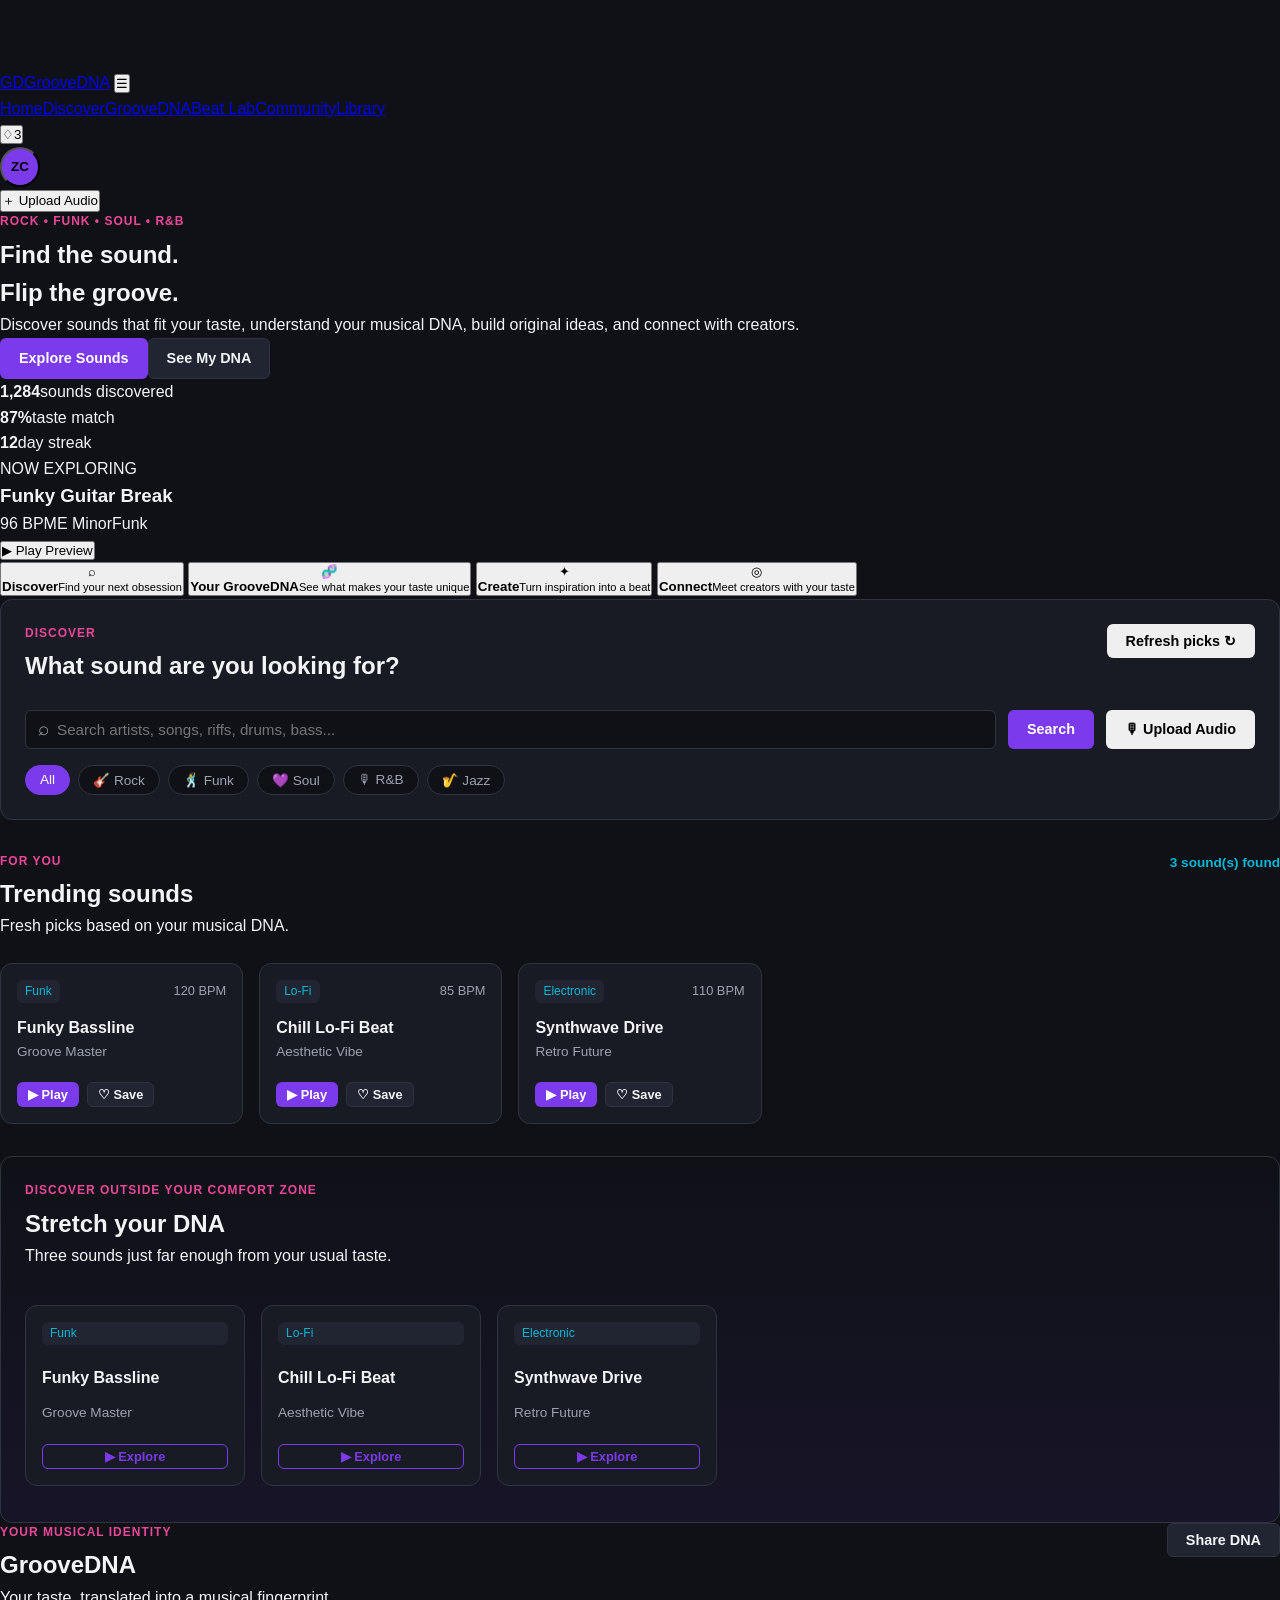
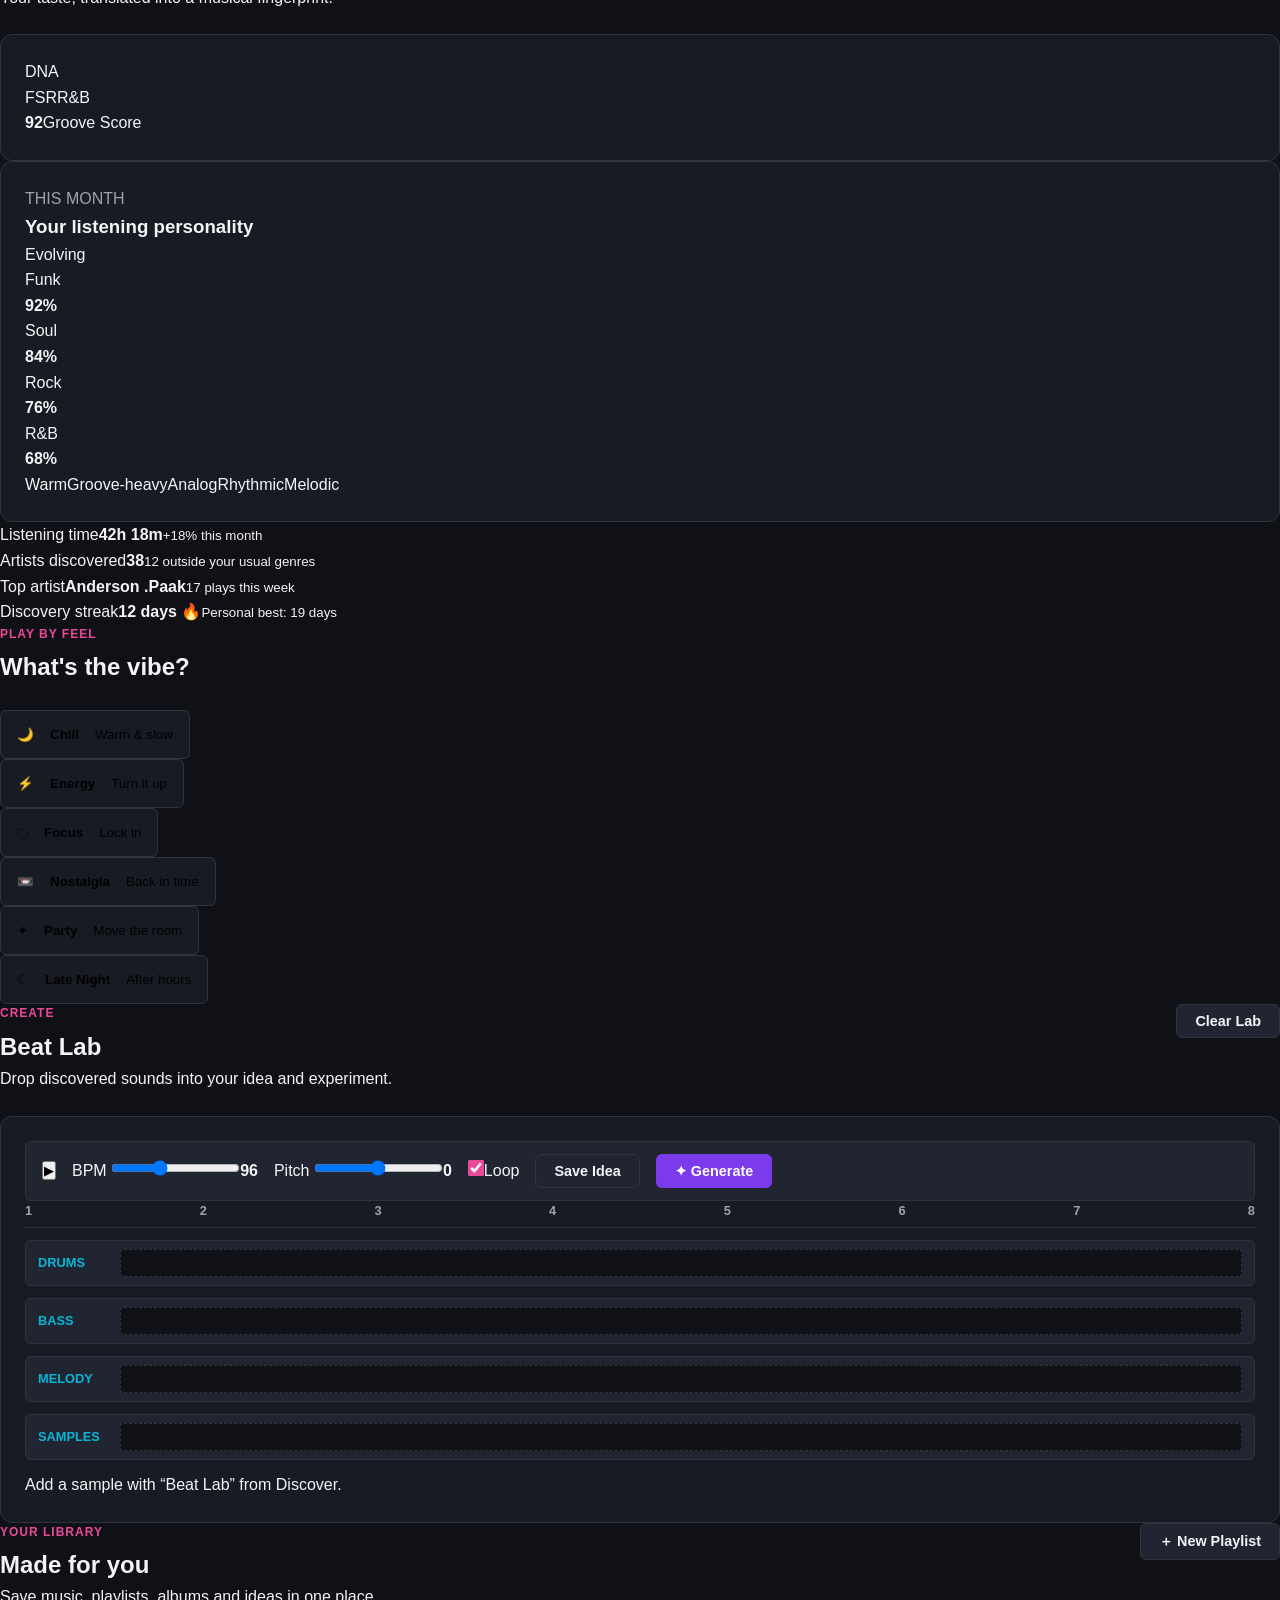
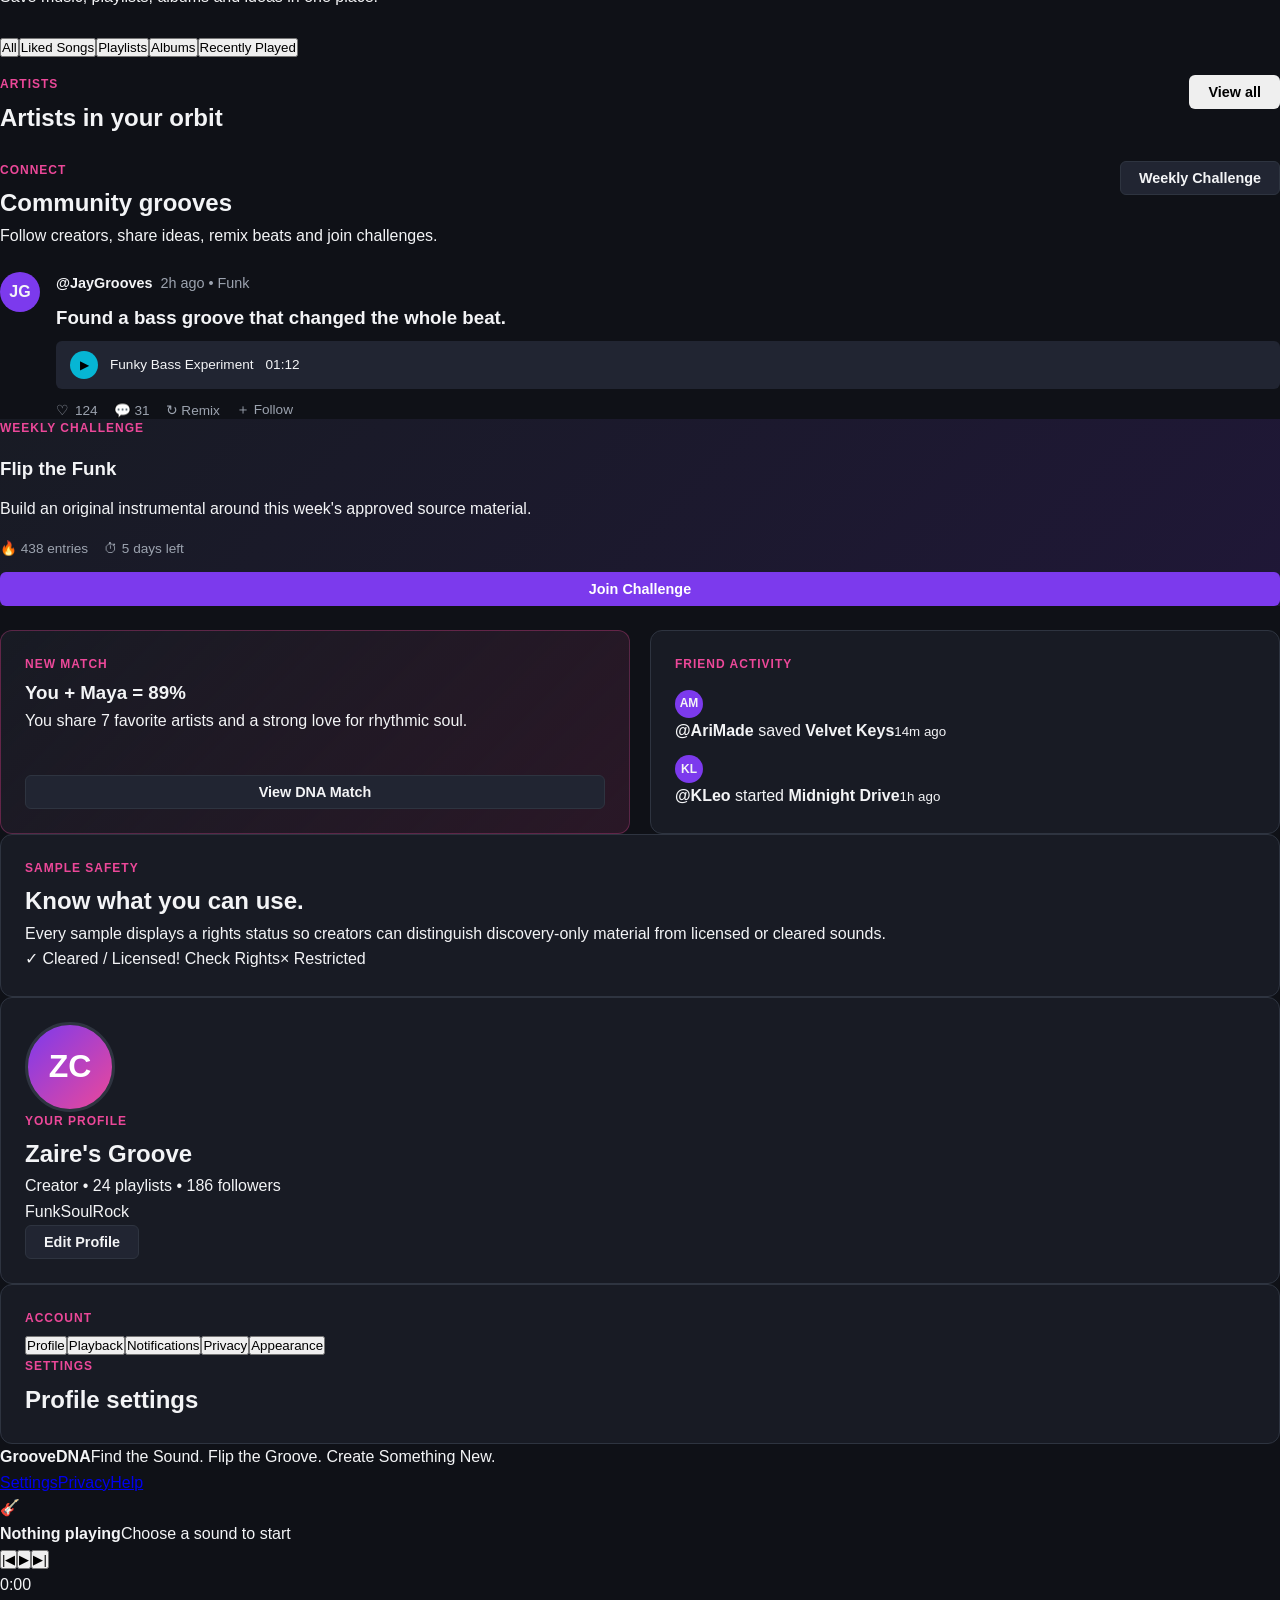
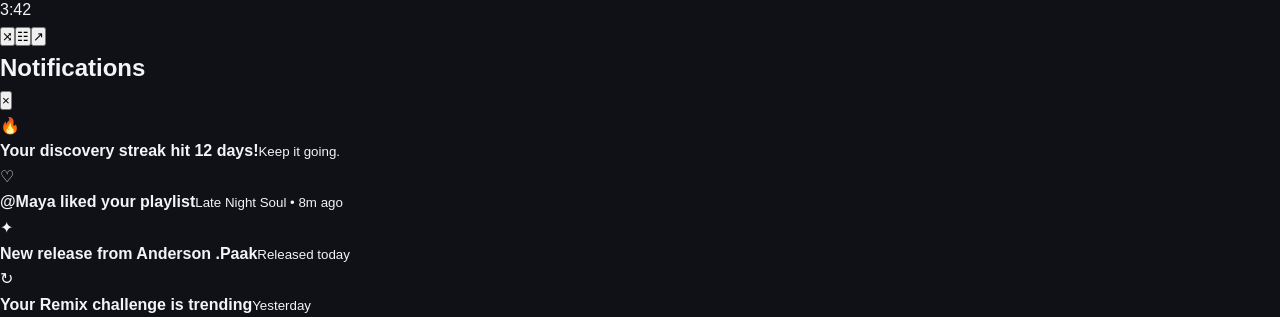
<file: index (1).html>
<!DOCTYPE html>
<html lang="en">
<head>
  <meta charset="UTF-8">
  <meta name="viewport" content="width=device-width, initial-scale=1.0">
  <meta name="description" content="GrooveDNA — discover music, understand your musical DNA, create beats, and connect with creators.">
  <title>GrooveDNA | Find the Sound. Flip the Groove.</title>
  <link rel="preconnect" href="https://fonts.googleapis.com">
  <link rel="preconnect" href="https://fonts.gstatic.com" crossorigin>
  <link href="https://fonts.googleapis.com/css2?family=DM+Sans:wght@400;500;600;700&family=Space+Grotesk:wght@500;600;700&display=swap" rel="stylesheet">
  <link rel="stylesheet" href="styles.css">
</head>
<body>
  <div class="app-shell">
    <header class="topbar">
      <a class="brand" href="#home" aria-label="GrooveDNA home"><span class="brand-mark">GD</span><span>Groove<span>DNA</span></span></a>
      <button class="menu-toggle" id="menuToggle" aria-label="Open navigation" aria-expanded="false">☰</button>
      <nav id="mainNav">
        <a href="#home">Home</a><a href="#discover">Discover</a><a href="#dna">GrooveDNA</a><a href="#beatlab">Beat Lab</a><a href="#community">Community</a><a href="#library">Library</a>
      </nav>
      <div class="top-actions">
        <button class="icon-btn notification-btn" id="notificationsBtn" aria-label="Notifications">♢<span class="badge" id="notificationBadge">3</span></button>
        <button class="avatar small-avatar" id="profileTop">ZC</button>
        <button class="header-action" id="uploadBtn">＋ Upload Audio</button>
      </div>
    </header>

    <main>
      <section class="hero" id="home">
        <div class="hero-copy">
          <p class="eyebrow">ROCK • FUNK • SOUL • R&B</p>
          <h1>Find the sound.<br><span>Flip the groove.</span></h1>
          <p class="hero-text">Discover sounds that fit your taste, understand your musical DNA, build original ideas, and connect with creators.</p>
          <div class="hero-actions"><a class="btn primary" href="#discover">Explore Sounds</a><a class="btn secondary" href="#dna">See My DNA</a></div>
          <div class="hero-stats"><div><strong>1,284</strong><span>sounds discovered</span></div><div><strong>87%</strong><span>taste match</span></div><div><strong>12</strong><span>day streak</span></div></div>
        </div>
        <div class="hero-console">
          <div class="record"></div>
          <div class="console-card">
            <p>NOW EXPLORING</p><h3>Funky Guitar Break</h3>
            <div class="waveform"><i></i><i></i><i></i><i></i><i></i><i></i><i></i><i></i><i></i><i></i><i></i><i></i><i></i><i></i><i></i><i></i><i></i><i></i></div>
            <div class="track-meta"><span>96 BPM</span><span>E Minor</span><span>Funk</span></div>
            <button class="play-btn" data-demo-play data-title="Funky Guitar Break">▶ Play Preview</button>
          </div>
        </div>
      </section>

      <section class="quick-grid">
        <button class="quick-card" data-scroll="#discover"><span>⌕</span><div><strong>Discover</strong><small>Find your next obsession</small></div></button>
        <button class="quick-card" data-scroll="#dna"><span>🧬</span><div><strong>Your GrooveDNA</strong><small>See what makes your taste unique</small></div></button>
        <button class="quick-card" data-scroll="#beatlab"><span>✦</span><div><strong>Create</strong><small>Turn inspiration into a beat</small></div></button>
        <button class="quick-card" data-scroll="#community"><span>◎</span><div><strong>Connect</strong><small>Meet creators with your taste</small></div></button>
      </section>

      <section class="search-panel" id="discover">
        <div class="section-heading compact"><div><p class="eyebrow">DISCOVER</p><h2>What sound are you looking for?</h2></div><button class="btn ghost" id="discoverMore">Refresh picks ↻</button></div>
        <div class="search-row"><label class="search-box"><span>⌕</span><input id="searchInput" type="search" placeholder="Search artists, songs, riffs, drums, bass..." autocomplete="off"></label><button class="btn primary" id="searchBtn">Search</button><button class="btn upload" id="uploadBtn2">🎙 Upload Audio</button></div>
        <div class="filter-row" id="genreFilters"><button class="filter active" data-genre="All">All</button><button class="filter" data-genre="Rock">🎸 Rock</button><button class="filter" data-genre="Funk">🕺 Funk</button><button class="filter" data-genre="Soul">💜 Soul</button><button class="filter" data-genre="R&B">🎙 R&B</button><button class="filter" data-genre="Jazz">🎷 Jazz</button></div>
      </section>

      <section class="content-section">
        <div class="section-heading"><div><p class="eyebrow">FOR YOU</p><h2>Trending sounds</h2><p>Fresh picks based on your musical DNA.</p></div><span id="resultCount" class="result-count"></span></div>
        <div class="sample-grid" id="sampleGrid"></div>
      </section>

      <section class="content-section recommendation-band">
        <div class="section-heading"><div><p class="eyebrow">DISCOVER OUTSIDE YOUR COMFORT ZONE</p><h2>Stretch your DNA</h2><p>Three sounds just far enough from your usual taste.</p></div></div>
        <div class="horizontal-cards" id="stretchGrid"></div>
      </section>

      <section class="dna-section" id="dna">
        <div class="section-heading"><div><p class="eyebrow">YOUR MUSICAL IDENTITY</p><h2>GrooveDNA</h2><p>Your taste, translated into a musical fingerprint.</p></div><button class="btn secondary" id="shareDNA">Share DNA</button></div>
        <div class="dna-grid">
          <div class="dna-visual panel"><div class="dna-orbit"><div class="dna-core">DNA</div><span class="orbit-dot d1">F</span><span class="orbit-dot d2">S</span><span class="orbit-dot d3">R</span><span class="orbit-dot d4">R&B</span></div><div class="dna-score"><strong>92</strong><span>Groove Score</span></div></div>
          <div class="panel dna-details">
            <div class="dna-header"><div><span class="muted">THIS MONTH</span><h3>Your listening personality</h3></div><span class="pill accent">Evolving</span></div>
            <div class="meter-row"><span>Funk</span><div class="meter"><i style="width:92%"></i></div><strong>92%</strong></div>
            <div class="meter-row"><span>Soul</span><div class="meter"><i style="width:84%"></i></div><strong>84%</strong></div>
            <div class="meter-row"><span>Rock</span><div class="meter"><i style="width:76%"></i></div><strong>76%</strong></div>
            <div class="meter-row"><span>R&B</span><div class="meter"><i style="width:68%"></i></div><strong>68%</strong></div>
            <div class="dna-tags"><span>Warm</span><span>Groove-heavy</span><span>Analog</span><span>Rhythmic</span><span>Melodic</span></div>
          </div>
        </div>
        <div class="stats-grid">
          <div class="stat-card"><span>Listening time</span><strong>42h 18m</strong><small>+18% this month</small></div>
          <div class="stat-card"><span>Artists discovered</span><strong>38</strong><small>12 outside your usual genres</small></div>
          <div class="stat-card"><span>Top artist</span><strong>Anderson .Paak</strong><small>17 plays this week</small></div>
          <div class="stat-card"><span>Discovery streak</span><strong>12 days 🔥</strong><small>Personal best: 19 days</small></div>
        </div>
      </section>

      <section class="mood-section">
        <div class="section-heading"><div><p class="eyebrow">PLAY BY FEEL</p><h2>What's the vibe?</h2></div></div>
        <div class="mood-grid">
          <button class="mood-card" data-mood="Chill">🌙<strong>Chill</strong><span>Warm & slow</span></button>
          <button class="mood-card" data-mood="Energy">⚡<strong>Energy</strong><span>Turn it up</span></button>
          <button class="mood-card" data-mood="Focus">◌<strong>Focus</strong><span>Lock in</span></button>
          <button class="mood-card" data-mood="Nostalgia">📼<strong>Nostalgia</strong><span>Back in time</span></button>
          <button class="mood-card" data-mood="Party">✦<strong>Party</strong><span>Move the room</span></button>
          <button class="mood-card" data-mood="Late Night">☾<strong>Late Night</strong><span>After hours</span></button>
        </div>
      </section>

      <section class="beatlab-section" id="beatlab">
        <div class="section-heading"><div><p class="eyebrow">CREATE</p><h2>Beat Lab</h2><p>Drop discovered sounds into your idea and experiment.</p></div><button class="btn secondary" id="clearLab">Clear Lab</button></div>
        <div class="beatlab panel">
          <div class="lab-toolbar"><button class="play-large" id="labPlay">▶</button><label>BPM <input id="bpm" type="range" min="60" max="160" value="96"><strong id="bpmValue">96</strong></label><label>Pitch <input id="pitch" type="range" min="-12" max="12" value="0"><strong id="pitchValue">0</strong></label><label class="toggle-label"><input id="loopToggle" type="checkbox" checked><span>Loop</span></label><button class="btn secondary" id="saveBeat">Save Idea</button><button class="btn primary" id="generateBeat">✦ Generate</button></div>
          <div class="timeline" id="timeline"><div class="timeline-ruler"><span>1</span><span>2</span><span>3</span><span>4</span><span>5</span><span>6</span><span>7</span><span>8</span></div><div class="track"><span>DRUMS</span><div class="track-lane"><div class="clip drum"></div></div></div><div class="track"><span>BASS</span><div class="track-lane"><div class="clip bass"></div></div></div><div class="track"><span>MELODY</span><div class="track-lane"><div class="clip melody"></div></div></div><div class="track"><span>SAMPLES</span><div class="track-lane"></div></div><div class="empty-state" id="labEmpty">Add a sample with “Beat Lab” from Discover.</div></div>
        </div>
      </section>

      <section class="content-section playlist-section" id="library">
        <div class="section-heading"><div><p class="eyebrow">YOUR LIBRARY</p><h2>Made for you</h2><p>Save music, playlists, albums and ideas in one place.</p></div><button class="btn secondary" id="newPlaylist">＋ New Playlist</button></div>
        <div class="library-tabs"><button class="library-tab active" data-library="all">All</button><button class="library-tab" data-library="songs">Liked Songs</button><button class="library-tab" data-library="playlists">Playlists</button><button class="library-tab" data-library="albums">Albums</button><button class="library-tab" data-library="history">Recently Played</button></div>
        <div class="playlist-grid" id="playlistGrid"></div>
      </section>

      <section class="artist-section content-section">
        <div class="section-heading"><div><p class="eyebrow">ARTISTS</p><h2>Artists in your orbit</h2></div><button class="btn ghost" id="viewArtists">View all</button></div>
        <div class="artist-grid" id="artistGrid"></div>
      </section>

      <section class="community-section" id="community">
        <div class="section-heading"><div><p class="eyebrow">CONNECT</p><h2>Community grooves</h2><p>Follow creators, share ideas, remix beats and join challenges.</p></div><button class="btn secondary" id="challengeBtn">Weekly Challenge</button></div>
        <div class="community-grid">
          <article class="post-card"><div class="avatar">JG</div><div class="post-body"><div class="user-line"><strong>@JayGrooves</strong><span class="muted">2h ago • Funk</span></div><h3>Found a bass groove that changed the whole beat.</h3><div class="post-player"><button class="mini-play" data-demo-play data-title="Funky Bass Experiment">▶</button><span>Funky Bass Experiment</span><span>01:12</span></div><div class="post-actions"><button data-like>♡ <span>124</span></button><button>💬 31</button><button data-remix>↻ Remix</button><button data-follow>＋ Follow</button></div></div></article>
          <article class="challenge-card"><p class="eyebrow">WEEKLY CHALLENGE</p><h3>Flip the Funk</h3><p>Build an original instrumental around this week's approved source material.</p><div class="challenge-stats"><span>🔥 438 entries</span><span>⏱ 5 days left</span></div><button class="btn primary" id="joinChallenge">Join Challenge</button></article>
        </div>
        <div class="social-grid"><div class="panel match-card"><div><p class="eyebrow">NEW MATCH</p><h3>You + Maya = 89%</h3><p>You share 7 favorite artists and a strong love for rhythmic soul.</p></div><button class="btn secondary" id="dnaMatch">View DNA Match</button></div><div class="panel activity-card"><p class="eyebrow">FRIEND ACTIVITY</p><div><span class="avatar mini">AM</span><span><strong>@AriMade</strong> saved <b>Velvet Keys</b></span><small>14m ago</small></div><div><span class="avatar mini">KL</span><span><strong>@KLeo</strong> started <b>Midnight Drive</b></span><small>1h ago</small></div></div></div>
      </section>

      <section class="copyright-section panel">
        <div><p class="eyebrow">SAMPLE SAFETY</p><h2>Know what you can use.</h2><p>Every sample displays a rights status so creators can distinguish discovery-only material from licensed or cleared sounds.</p></div>
        <div class="rights-legend"><span class="rights cleared">✓ Cleared / Licensed</span><span class="rights caution">! Check Rights</span><span class="rights restricted">× Restricted</span></div>
      </section>

      <section class="profile-section" id="profile">
        <div class="profile-card panel"><div class="profile-avatar">ZC</div><div class="profile-main"><p class="eyebrow">YOUR PROFILE</p><h2>Zaire's Groove</h2><p>Creator • 24 playlists • 186 followers</p><div class="profile-tags"><span>Funk</span><span>Soul</span><span>Rock</span></div></div><button class="btn secondary" id="profileBtn">Edit Profile</button></div>
      </section>

      <section class="settings-section panel" id="settings">
        <div class="settings-nav"><p class="eyebrow">ACCOUNT</p><button class="settings-tab active" data-settings="account">Profile</button><button class="settings-tab" data-settings="playback">Playback</button><button class="settings-tab" data-settings="notifications">Notifications</button><button class="settings-tab" data-settings="privacy">Privacy</button><button class="settings-tab" data-settings="appearance">Appearance</button></div>
        <div class="settings-content"><p class="eyebrow">SETTINGS</p><h2 id="settingsTitle">Profile settings</h2><div class="settings-list" id="settingsList"></div></div>
      </section>
    </main>

    <footer><strong>GrooveDNA</strong><span>Find the Sound. Flip the Groove. Create Something New.</span><div><a href="#settings">Settings</a><a href="#home">Privacy</a><a href="#home">Help</a></div></footer>
  </div>

  <div class="player" id="player"><div class="player-track"><div class="cover-mini" id="playerCover">🎸</div><div><strong id="playerTitle">Nothing playing</strong><span id="playerArtist">Choose a sound to start</span></div></div><div class="player-controls"><button id="prevBtn">|◀</button><button class="player-play" id="playerPlay">▶</button><button id="nextBtn">▶|</button></div><div class="player-progress"><span id="playerTime">0:00</span><div class="progress"><i id="progressFill"></i></div><span>3:42</span></div><div class="player-extra"><button id="shuffleBtn">⤨</button><button id="queueBtn">☷</button><button id="expandPlayer">↗</button></div></div>

  <aside class="drawer" id="notificationDrawer" aria-hidden="true"><div class="drawer-head"><h2>Notifications</h2><button class="close-drawer">×</button></div><div class="notification-item unread"><span>🔥</span><div><strong>Your discovery streak hit 12 days!</strong><small>Keep it going.</small></div></div><div class="notification-item unread"><span>♡</span><div><strong>@Maya liked your playlist</strong><small>Late Night Soul • 8m ago</small></div></div><div class="notification-item unread"><span>✦</span><div><strong>New release from Anderson .Paak</strong><small>Released today</small></div></div><div class="notification-item"><span>↻</span><div><strong>Your Remix challenge is trending</strong><small>Yesterday</small></div></div></aside>
  <div class="drawer-backdrop" id="drawerBackdrop"></div>

  <div class="modal-backdrop" id="modalBackdrop"><div class="modal" id="modal"><button class="modal-close" id="modalClose">×</button><div id="modalContent"></div></div></div>
  <input id="audioUpload" type="file" accept="audio/*" hidden>
  <div class="toast" id="toast" role="status" aria-live="polite"></div>
  <script src="script.js"></script>
</body>
</html>
</file>
<file: styles.css>
/* GrooveDNA Master Stylesheet */
:root {
  --bg-dark: #0f1117;
  --bg-card: #181b24;
  --bg-card-hover: #212532;
  --accent-purple: #7c3aed;
  --accent-purple-hover: #6d28d9;
  --accent-pink: #ec4899;
  --accent-cyan: #06b6d4;
  --text-main: #f3f4f6;
  --text-muted: #9ca3af;
  --border-color: #2e3440;
  --radius-sm: 6px;
  --radius-md: 12px;
  --radius-lg: 20px;
}

*, *::before, *::after {
  box-sizing: border-box;
  margin: 0;
  padding: 0;
}

body {
  font-family: -apple-system, BlinkMacSystemFont, "Segoe UI", Roboto, Helvetica, Arial, sans-serif;
  background-color: var(--bg-dark);
  color: var(--text-main);
  line-height: 1.6;
  padding-top: 70px;
}

/* Header & Nav */
.header {
  position: fixed;
  top: 0;
  left: 0;
  width: 100%;
  height: 70px;
  background-color: rgba(15, 17, 23, 0.9);
  backdrop-filter: blur(10px);
  border-bottom: 1px solid var(--border-color);
  z-index: 1000;
}

.header-container {
  max-width: 1200px;
  margin: 0 auto;
  height: 100%;
  display: flex;
  align-items: center;
  justify-content: space-between;
  padding: 0 20px;
}

.logo {
  text-decoration: none;
  color: var(--text-main);
  font-size: 1.4rem;
  display: flex;
  align-items: center;
  gap: 8px;
}

.logo-text strong {
  color: var(--accent-pink);
}

.nav-links {
  display: flex;
  gap: 24px;
}

.nav-link {
  color: var(--text-muted);
  text-decoration: none;
  font-weight: 500;
  transition: color 0.2s;
}

.nav-link:hover, .nav-link.active {
  color: var(--accent-cyan);
}

.user-actions {
  display: flex;
  align-items: center;
  gap: 12px;
}

.user-profile-menu {
  display: flex;
  align-items: center;
  gap: 12px;
}

.user-email {
  font-size: 0.9rem;
  color: var(--text-muted);
}

.hidden {
  display: none !important;
}

/* Buttons */
.btn {
  display: inline-flex;
  align-items: center;
  justify-content: center;
  padding: 8px 18px;
  border-radius: var(--radius-sm);
  font-weight: 600;
  font-size: 0.9rem;
  text-decoration: none;
  cursor: pointer;
  border: 1px solid transparent;
  transition: all 0.2s ease;
}

.btn.primary {
  background-color: var(--accent-purple);
  color: #fff;
}

.btn.primary:hover {
  background-color: var(--accent-purple-hover);
}

.btn.secondary {
  background-color: var(--bg-card-hover);
  color: var(--text-main);
  border-color: var(--border-color);
}

.btn.outline {
  background: transparent;
  border-color: var(--accent-purple);
  color: var(--accent-purple);
}

.btn.outline:hover {
  background: var(--accent-purple);
  color: #fff;
}

.btn.small {
  padding: 4px 10px;
  font-size: 0.8rem;
}

.btn.full-width {
  width: 100%;
}

/* Layout */
.main-container {
  max-width: 1200px;
  margin: 0 auto;
  padding: 40px 20px;
}

.app-section {
  margin-bottom: 60px;
}

.section-header {
  margin-bottom: 24px;
}

.section-header h1, .section-header h2 {
  font-size: 2rem;
  font-weight: 700;
}

.section-subtitle {
  color: var(--text-muted);
}

.card {
  background-color: var(--bg-card);
  border: 1px solid var(--border-color);
  border-radius: var(--radius-md);
  padding: 24px;
}

/* Studio Section */
.studio-grid {
  display: grid;
  grid-template-columns: 2fr 1fr;
  gap: 20px;
}

.pad-grid {
  display: grid;
  grid-template-columns: repeat(4, 1fr);
  gap: 12px;
  margin-top: 16px;
}

.pad-btn {
  aspect-ratio: 1;
  background-color: var(--bg-card-hover);
  border: 2px solid var(--border-color);
  border-radius: var(--radius-sm);
  color: var(--text-main);
  font-weight: bold;
  cursor: pointer;
  display: flex;
  flex-direction: column;
  align-items: center;
  justify-content: center;
  transition: all 0.1s ease;
}

.pad-btn span {
  font-size: 0.75rem;
  color: var(--text-muted);
  font-weight: normal;
}

.pad-btn:active, .pad-btn.active {
  background-color: var(--accent-pink);
  border-color: #fff;
  transform: scale(0.96);
  box-shadow: 0 0 15px rgba(236, 72, 153, 0.6);
}

.fader-group {
  margin-bottom: 16px;
  display: flex;
  flex-direction: column;
  gap: 6px;
}

.fader-group label {
  font-size: 0.85rem;
  color: var(--text-muted);
}

.studio-actions {
  display: flex;
  flex-direction: column;
  gap: 10px;
  margin-top: 20px;
}

/* Feed Section */
.feed-container {
  display: flex;
  flex-direction: column;
  gap: 20px;
}

.feed-item {
  display: flex;
  flex-direction: column;
  gap: 16px;
}

.feed-header {
  display: flex;
  justify-content: space-between;
  align-items: center;
}

.author-info {
  display: flex;
  align-items: center;
  gap: 12px;
}

.avatar {
  width: 40px;
  height: 40px;
  border-radius: 50%;
  background: var(--accent-purple);
  display: flex;
  align-items: center;
  justify-content: center;
  font-weight: bold;
}

.track-date {
  display: block;
  font-size: 0.8rem;
  color: var(--text-muted);
}

.audio-player-mock {
  display: flex;
  align-items: center;
  gap: 16px;
  background: var(--bg-card-hover);
  padding: 12px;
  border-radius: var(--radius-sm);
  margin-top: 10px;
}

.btn-play {
  background: var(--accent-cyan);
  border: none;
  color: #000;
  font-weight: bold;
  padding: 6px 16px;
  border-radius: var(--radius-sm);
  cursor: pointer;
}

.waveform-bar {
  flex-grow: 1;
  height: 8px;
  background: var(--border-color);
  border-radius: 4px;
}

.feed-footer {
  display: flex;
  gap: 16px;
  border-top: 1px solid var(--border-color);
  padding-top: 12px;
}

.action-btn {
  background: none;
  border: none;
  color: var(--text-muted);
  cursor: pointer;
  font-size: 0.9rem;
}

/* =====================================================
   COMMUNITY & FEED EXTENSIONS
   ===================================================== */

/* Section Heading Header Layout */
.section-heading {
  display: flex;
  justify-content: space-between;
  align-items: flex-end;
  gap: 16px;
  margin-bottom: 24px;
}

.eyebrow {
  text-transform: uppercase;
  font-size: 0.75rem;
  font-weight: 700;
  letter-spacing: 0.08em;
  color: var(--accent-cyan);
  margin-bottom: 4px;
}

/* Panel & Base Cards */
.panel {
  background-color: var(--bg-card);
  border: 1px solid var(--border-color);
  border-radius: var(--radius-md);
  padding: 24px;
  transition: transform 0.2s ease, border-color 0.2s ease;
}

.panel:hover {
  border-color: var(--bg-card-hover);
}

/* Post Cards */
.post-card {
  display: flex;
  gap: 16px;
}

.post-card .avatar {
  flex-shrink: 0;
}

.post-body {
  flex-grow: 1;
  display: flex;
  flex-direction: column;
  gap: 8px;
}

.user-line {
  display: flex;
  align-items: center;
  gap: 8px;
  font-size: 0.9rem;
}

.muted {
  color: var(--text-muted);
}

.post-player {
  display: flex;
  align-items: center;
  gap: 12px;
  background: var(--bg-card-hover);
  padding: 10px 14px;
  border-radius: var(--radius-sm);
  font-size: 0.85rem;
}

.mini-play {
  background: var(--accent-cyan);
  border: none;
  color: #000;
  width: 28px;
  height: 28px;
  border-radius: 50%;
  display: inline-flex;
  align-items: center;
  justify-content: center;
  font-size: 0.75rem;
  cursor: pointer;
}

.post-actions {
  display: flex;
  align-items: center;
  gap: 16px;
  margin-top: 4px;
}

.post-actions button {
  background: transparent;
  border: none;
  color: var(--text-muted);
  cursor: pointer;
  font-size: 0.85rem;
  display: inline-flex;
  align-items: center;
  gap: 6px;
  transition: color 0.2s ease;
}

.post-actions button:hover {
  color: var(--text-main);
}

/* Weekly Challenge Card */
.challenge-card {
  display: flex;
  flex-direction: column;
  gap: 12px;
  background: linear-gradient(135deg, var(--bg-card) 0%, rgba(124, 58, 237, 0.15) 100%);
  border-color: rgba(124, 58, 237, 0.4);
}

.challenge-stats {
  display: flex;
  gap: 16px;
  font-size: 0.85rem;
  color: var(--text-muted);
  margin-top: 4px;
}

/* Social & Activity Grid */
.social-grid {
  display: grid;
  grid-template-columns: repeat(2, 1fr);
  gap: 20px;
  margin-top: 24px;
}

.match-card {
  display: flex;
  flex-direction: column;
  justify-content: space-between;
  background: linear-gradient(135deg, var(--bg-card) 0%, rgba(236, 72, 153, 0.12) 100%);
  border-color: rgba(236, 72, 153, 0.3);
}

.activity-card {
  display: flex;
  flex-direction: column;
  gap: 12px;
}

.avatar.mini {
  width: 28px;
  height: 28px;
  font-size: 0.75rem;
}

/* Responsive Rules for Mobile */
@media (max-width: 768px) {
  .section-heading {
    flex-direction: column;
    align-items: flex-start;
  }

  .social-grid {
    grid-template-columns: 1fr;
  }

  .post-card {
    flex-direction: column;
  }
}

/* ==========================================================================
   Library & Playlist Styles (Replaces Stream Layout)
   ========================================================================== */
.library-page {
  display: flex;
  flex-direction: column;
  gap: 32px;
}

.library-header {
  margin-bottom: 0;
}

.eyebrow {
  font-size: 0.75rem;
  font-weight: 800;
  letter-spacing: 0.1em;
  text-transform: uppercase;
  color: var(--accent-pink);
  margin-bottom: 4px;
}

.library-search {
  display: flex;
  flex-wrap: wrap;
  gap: 12px;
  margin-top: 16px;
}

.library-search input[type="search"] {
  flex: 1 1 300px;
  padding: 10px 16px;
  background-color: var(--bg-card);
  border: 1px solid var(--border-color);
  border-radius: var(--radius-sm);
  color: var(--text-main);
  font-size: 0.95rem;
}

.library-search input[type="search"]:focus {
  outline: none;
  border-color: var(--accent-purple);
}

/* Groove of the Mood Card */
.library-mood {
  background: linear-gradient(135deg, rgba(124, 58, 237, 0.15), rgba(236, 72, 153, 0.15));
  border: 1px solid var(--border-color);
  border-radius: var(--radius-md);
  padding: 24px;
}

.library-mood-head {
  display: flex;
  justify-content: space-between;
  align-items: flex-start;
  margin-bottom: 16px;
}

.mood-card {
  display: flex;
  align-items: center;
  gap: 16px;
  background-color: var(--bg-card);
  border: 1px solid var(--border-color);
  border-radius: var(--radius-sm);
  padding: 16px;
}

.mood-cover {
  width: 56px;
  height: 56px;
  background-color: var(--bg-card-hover);
  border-radius: var(--radius-sm);
  display: flex;
  align-items: center;
  justify-content: center;
  font-size: 1.5rem;
  color: var(--accent-cyan);
  flex-shrink: 0;
}

.mood-card h4 {
  font-size: 1.05rem;
  font-weight: 600;
}

.mood-card p {
  font-size: 0.85rem;
  color: var(--text-muted);
}

.mood-card .btn {
  margin-left: auto;
}

/* Playlist Rows & Horizontally Scrolled Rows */
.library-rows {
  display: flex;
  flex-direction: column;
  gap: 28px;
}

.playlist-row {
  display: flex;
  flex-direction: column;
  gap: 12px;
}

.row-heading {
  display: flex;
  align-items: center;
  gap: 12px;
  flex-wrap: wrap;
}

.row-heading h3 {
  font-size: 1.25rem;
}

.row-title-input {
  background-color: var(--bg-dark);
  border: 1px solid var(--border-color);
  border-radius: var(--radius-sm);
  padding: 6px 12px;
  color: var(--text-main);
  font-size: 0.85rem;
}

.playlist-scroller {
  display: flex;
  gap: 16px;
  overflow-x: auto;
  padding-bottom: 12px;
  scroll-behavior: smooth;
}

.playlist-card {
  min-width: 180px;
  max-width: 200px;
  background-color: var(--bg-card);
  border: 1px solid var(--border-color);
  border-radius: var(--radius-md);
  padding: 16px;
  display: flex;
  flex-direction: column;
  gap: 8px;
  cursor: pointer;
  transition: transform 0.2s ease, border-color 0.2s ease;
}

.playlist-card:hover {
  transform: translateY(-4px);
  border-color: var(--accent-purple);
  background-color: var(--bg-card-hover);
}

.add-playlist-card {
  border: 2px dashed var(--border-color);
  align-items: center;
  justify-content: center;
  text-align: center;
  color: var(--text-muted);
}

.add-playlist-card:hover {
  border-color: var(--accent-cyan);
  color: var(--text-main);
}

/* Subsections & Grids */
.library-subsection {
  margin-top: 16px;
}

.playlist-grid {
  display: grid;
  grid-template-columns: repeat(auto-fill, minmax(200px, 1fr));
  gap: 16px;
  margin-top: 16px;
}

/* ==========================================================================
   Music Discovery & Catalog Styles (Replaces Gaming Grid)
   ========================================================================== */
.search-panel {
  background-color: var(--bg-card);
  border: 1px solid var(--border-color);
  border-radius: var(--radius-md);
  padding: 24px;
  margin-bottom: 32px;
  display: flex;
  flex-direction: column;
  gap: 16px;
}

.section-heading {
  display: flex;
  justify-content: space-between;
  align-items: flex-start;
  gap: 16px;
}

.section-heading.compact {
  margin-bottom: 8px;
}

.search-row {
  display: flex;
  gap: 12px;
  flex-wrap: wrap;
}

.search-box {
  flex: 1 1 300px;
  display: flex;
  align-items: center;
  background-color: var(--bg-dark);
  border: 1px solid var(--border-color);
  border-radius: var(--radius-sm);
  padding: 0 12px;
}

.search-box span {
  color: var(--text-muted);
  font-size: 1.2rem;
  margin-right: 8px;
}

.search-box input {
  width: 100%;
  background: transparent;
  border: none;
  padding: 10px 0;
  color: var(--text-main);
  font-size: 0.95rem;
}

.search-box input:focus {
  outline: none;
}

.filter-row {
  display: flex;
  gap: 8px;
  flex-wrap: wrap;
}

.filter {
  background-color: var(--bg-dark);
  border: 1px solid var(--border-color);
  color: var(--text-muted);
  padding: 6px 14px;
  border-radius: var(--radius-lg);
  font-size: 0.85rem;
  cursor: pointer;
  transition: all 0.2s ease;
}

.filter:hover, .filter.active {
  background-color: var(--accent-purple);
  border-color: var(--accent-purple);
  color: #fff;
}

.demo-note {
  font-size: 0.8rem;
  color: var(--text-muted);
  font-style: italic;
}

.result-count {
  font-size: 0.85rem;
  color: var(--accent-cyan);
  font-weight: 600;
}

/* Catalog / Sample Grid */
.sample-grid {
  display: grid;
  grid-template-columns: repeat(auto-fill, minmax(240px, 1fr));
  gap: 16px;
  margin-top: 16px;
}

.sample-card {
  background-color: var(--bg-card);
  border: 1px solid var(--border-color);
  border-radius: var(--radius-md);
  padding: 16px;
  display: flex;
  flex-direction: column;
  gap: 12px;
  transition: border-color 0.2s ease;
}

.sample-card:hover {
  border-color: var(--accent-pink);
}

.sample-card-header {
  display: flex;
  justify-content: space-between;
  align-items: center;
}

.genre-tag {
  font-size: 0.75rem;
  padding: 2px 8px;
  border-radius: var(--radius-sm);
  background-color: var(--bg-card-hover);
  color: var(--accent-cyan);
}

/* Stretch Recommendation Band */
.recommendation-band {
  background: linear-gradient(180deg, transparent, rgba(124, 58, 237, 0.08));
  border: 1px solid var(--border-color);
  border-radius: var(--radius-md);
  padding: 24px;
  margin-top: 32px;
}

.horizontal-cards {
  display: flex;
  gap: 16px;
  overflow-x: auto;
  padding: 12px 0;
}

/* AUTH MODAL STYLES & FIXES */
.modal-backdrop {
  position: fixed;
  top: 0;
  left: 0;
  width: 100vw;
  height: 100vh;
  background-color: rgba(0, 0, 0, 0.75);
  backdrop-filter: blur(5px);
  z-index: 2000;
  display: none;
  align-items: center;
  justify-content: center;
  opacity: 0;
  pointer-events: none;
  transition: opacity 0.25s ease;
}

/* CSS Target pseudo-class trigger for Modal display */
.modal-backdrop:target {
  display: flex;
  opacity: 1;
  pointer-events: auto;
}

.auth-container {
  width: 100%;
  max-width: 420px;
  background-color: var(--bg-card);
  border: 1px solid var(--border-color);
  border-radius: var(--radius-md);
  padding: 32px;
  position: relative;
  box-shadow: 0 20px 25px -5px rgba(0, 0, 0, 0.5);
}

.modal-close {
  position: absolute;
  top: 16px;
  right: 20px;
  font-size: 1.8rem;
  color: var(--text-muted);
  text-decoration: none;
  line-height: 1;
}

.form-group {
  margin-top: 16px;
  margin-bottom: 16px;
  display: flex;
  flex-direction: column;
  gap: 6px;
}

.form-group label {
  font-size: 0.85rem;
  color: var(--text-muted);
}

.form-group input {
  width: 100%;
  padding: 10px 14px;
  background-color: var(--bg-dark);
  border: 1px solid var(--border-color);
  border-radius: var(--radius-sm);
  color: var(--text-main);
  font-size: 0.95rem;
}

.form-group input:focus {
  outline: none;
  border-color: var(--accent-purple);
}

.auth-toggle-copy {
  margin-top: 16px;
  text-align: center;
  font-size: 0.85rem;
  color: var(--text-muted);
}

.auth-toggle {
  color: var(--accent-cyan);
  text-decoration: none;
  font-weight: 600;
}

.footer {
  text-align: center;
  padding: 30px;
  border-top: 1px solid var(--border-color);
  color: var(--text-muted);
  font-size: 0.85rem;
} 

/* =========================================================
   BEAT LAB & GROOVE STUDIO WORKSTATION EXTENSION
   ========================================================= */

/* Beat Modes Header Selector */
.beat-modes {
  display: flex;
  gap: 10px;
  border-bottom: 1px solid var(--border-color);
  padding-bottom: 12px;
}

.beat-mode.active {
  background-color: var(--accent-purple);
  color: #fff;
  border-color: var(--accent-purple);
}

/* Master Toolbar Controls */
.lab-toolbar {
  display: flex;
  flex-wrap: wrap;
  align-items: center;
  gap: 16px;
  background-color: var(--bg-card-hover);
  padding: 12px 16px;
  border-radius: var(--radius-sm);
  border: 1px solid var(--border-color);
}

.lab-toolbar .fader-group input[type="range"] {
  accent-color: var(--accent-purple);
}

.toggle-label input[type="checkbox"] {
  accent-color: var(--accent-pink);
  width: 16px;
  height: 16px;
  cursor: pointer;
}

/* Drum Pad Grid & Key Badges */
.drum-pad {
  position: relative;
  display: flex;
  flex-direction: column;
  align-items: center;
  justify-content: center;
  min-height: 85px;
  border-radius: var(--radius-sm);
  border: 2px solid var(--border-color);
  background: var(--bg-card-hover);
  color: var(--text-main);
  font-weight: 700;
  cursor: pointer;
  transition: all 0.1s ease;
}

.drum-pad .pad-icon {
  font-size: 1.1rem;
  margin-bottom: 4px;
  color: var(--accent-cyan);
}

.drum-pad span:last-child {
  font-size: 0.75rem;
  color: var(--text-muted);
  font-weight: 400;
  margin-top: 2px;
}

.drum-pad:hover {
  border-color: var(--accent-purple);
  background-color: var(--bg-card);
}

.drum-pad:active, .drum-pad.active {
  background-color: var(--accent-pink);
  border-color: #ffffff;
  transform: scale(0.96);
  box-shadow: 0 0 15px rgba(236, 72, 153, 0.6);
}

/* Pattern Step Sequencer */
.drum-sequencer {
  margin-top: 20px;
  border-top: 1px solid var(--border-color);
  padding-top: 16px;
}

.drum-step-grid {
  display: flex;
  gap: 6px;
  overflow-x: auto;
  padding: 8px 0;
}

.step-node {
  flex: 1;
  min-width: 28px;
  height: 36px;
  background-color: var(--bg-dark);
  border: 1px solid var(--border-color);
  border-radius: 4px;
  cursor: pointer;
  transition: background-color 0.15s ease;
}

.step-node:hover {
  border-color: var(--accent-cyan);
}

.step-node.active {
  background-color: var(--accent-cyan);
  border-color: #ffffff;
  box-shadow: 0 0 8px rgba(6, 182, 212, 0.5);
}

/* Instrument Browser Sidebar */
.instrument-browser {
  display: flex;
  flex-direction: column;
}

.eyebrow {
  font-size: 0.75rem;
  font-weight: 700;
  letter-spacing: 1.2px;
  color: var(--accent-pink);
  text-transform: uppercase;
  margin-bottom: 4px;
}

/* Multi-Track Timeline */
.timeline {
  display: flex;
  flex-direction: column;
  gap: 12px;
}

.timeline-ruler {
  display: flex;
  justify-content: space-between;
  border-bottom: 1px solid var(--border-color);
  padding-bottom: 6px;
  font-weight: 700;
  font-size: 0.8rem;
  color: var(--text-muted);
}

.track {
  display: flex;
  align-items: center;
  gap: 12px;
  background: var(--bg-card-hover);
  padding: 8px 12px;
  border-radius: var(--radius-sm);
  border: 1px solid var(--border-color);
}

.track span {
  font-weight: 700;
  font-size: 0.8rem;
  width: 70px;
  color: var(--accent-cyan);
}

.track-lane {
  flex-grow: 1;
  height: 28px;
  background: var(--bg-dark);
  border-radius: 4px;
  border: 1px dashed var(--border-color);
  position: relative;
  overflow: hidden;
}

.track-block {
  position: absolute;
  top: 2px;
  bottom: 2px;
  background-color: var(--accent-purple);
  border-radius: 3px;
  opacity: 0.85;
}

/* ====================================================
   PROFILE SECTION STYLES
   ==================================================== */
.profile-page {
  display: flex;
  flex-direction: column;
  gap: 24px;
}

.profile-header-card {
  display: flex;
  flex-direction: column;
  gap: 24px;
}

/* Avatar & Picture Controls */
.profile-avatar-area {
  display: flex;
  align-items: center;
  gap: 24px;
  flex-wrap: wrap;
}

.profile-avatar {
  width: 90px;
  height: 90px;
  border-radius: 50%;
  background: linear-gradient(135deg, var(--accent-purple), var(--accent-pink));
  display: flex;
  align-items: center;
  justify-content: center;
  font-size: 2rem;
  font-weight: 700;
  color: #fff;
  border: 3px solid var(--border-color);
  overflow: hidden;
  position: relative;
  flex-shrink: 0;
}

.profile-avatar img {
  width: 100%;
  height: 100%;
  object-fit: cover;
}

.profile-picture-actions {
  display: flex;
  flex-direction: column;
  gap: 8px;
}

.profile-picture-actions small {
  color: var(--text-muted);
  font-size: 0.85rem;
}

.profile-choice-buttons {
  display: flex;
  gap: 10px;
  flex-wrap: wrap;
  margin-top: 4px;
}

.profile-avatar-display-options {
  display: flex;
  gap: 16px;
  margin-top: 6px;
  font-size: 0.85rem;
  color: var(--text-muted);
}

.profile-avatar-display-options label {
  display: flex;
  align-items: center;
  gap: 6px;
  cursor: pointer;
}

/* Profile Heading / Bio */
.profile-heading-area {
  display: flex;
  flex-direction: column;
  gap: 8px;
  border-top: 1px solid var(--border-color);
  padding-top: 20px;
}

.profile-heading-preview {
  font-size: 1.1rem;
  font-weight: 600;
  color: var(--accent-cyan);
  min-height: 1.6em;
}

.profile-heading-input {
  width: 100%;
  background-color: var(--bg-dark);
  border: 1px solid var(--border-color);
  border-radius: var(--radius-sm);
  color: var(--text-main);
  padding: 12px;
  font-family: inherit;
  font-size: 0.95rem;
  resize: vertical;
}

.profile-heading-input:focus {
  outline: none;
  border-color: var(--accent-purple);
}

/* Card Sections & Eyebrows */
.profile-section-card {
  display: flex;
  flex-direction: column;
  gap: 16px;
}

.profile-section-heading {
  display: flex;
  justify-content: space-between;
  align-items: flex-start;
  gap: 16px;
}

.eyebrow {
  font-size: 0.75rem;
  font-weight: 700;
  letter-spacing: 1px;
  color: var(--accent-pink);
  text-transform: uppercase;
  margin-bottom: 4px;
}

.profile-empty-state {
  padding: 24px;
  text-align: center;
  background-color: var(--bg-card-hover);
  border-radius: var(--radius-sm);
  color: var(--text-muted);
  font-size: 0.9rem;
  border: 1px dashed var(--border-color);
}

/* Location Display */
.profile-location-display {
  display: flex;
  align-items: center;
  gap: 14px;
  background-color: var(--bg-card-hover);
  padding: 14px 18px;
  border-radius: var(--radius-sm);
  border: 1px solid var(--border-color);
}

.profile-location-icon {
  font-size: 1.4rem;
  color: var(--accent-cyan);
}

.profile-location-display strong {
  display: block;
  font-size: 0.95rem;
}

.profile-location-display small {
  color: var(--text-muted);
  font-size: 0.8rem;
}

/* Profile Statistics Card */
.profile-stats-card {
  padding: 20px 24px;
}

.profile-stat {
  display: flex;
  flex-direction: column;
  align-items: center;
}

.profile-stat strong {
  font-size: 1.6rem;
  font-weight: 700;
  color: var(--text-main);
  line-height: 1.2;
}

.profile-stat span {
  font-size: 0.85rem;
  color: var(--text-muted);
}

/* Camera Modal Overlay */
.camera-modal {
  position: fixed;
  top: 0;
  left: 0;
  width: 100vw;
  height: 100vh;
  background: rgba(0, 0, 0, 0.85);
  display: flex;
  align-items: center;
  justify-content: center;
  z-index: 1000;
}

.camera-modal.hidden {
  display: none !important;
}

.camera-container {
  position: relative;
  background: var(--bg-card, #1e1e24);
  padding: 20px;
  border-radius: var(--radius-md, 12px);
  display: flex;
  flex-direction: column;
  align-items: center;
  gap: 16px;
  max-width: 90vw;
  max-height: 90vh;
  box-shadow: 0 10px 25px rgba(0, 0, 0, 0.5);
}

.camera-container video {
  width: 100%;
  max-width: 480px;
  border-radius: var(--radius-sm, 8px);
  background: #000;
}

/* Close "X" Button */
.camera-close-btn {
  position: absolute;
  top: 8px;
  right: 12px;
  background: transparent;
  border: none;
  color: #fff;
  font-size: 2rem;
  line-height: 1;
  cursor: pointer;
  transition: opacity 0.2s ease;
}

.camera-close-btn:hover {
  opacity: 0.7;
}

/* ==========================================================================
   SPA NAVIGATION ROUTER & TAB TRANSITION STYLING
   ========================================================================== */

/* Navigation Link States */
.nav-link {
  position: relative;
  padding: 6px 0;
  transition: color 0.2s ease, opacity 0.2s ease;
}

.nav-link:hover {
  color: var(--text-main);
  opacity: 0.9;
}

/* Active Nav Indicator Glow Line */
.nav-link.active {
  color: var(--accent-cyan);
  font-weight: 600;
}

.nav-link.active::after {
  content: '';
  position: absolute;
  bottom: -4px;
  left: 0;
  width: 100%;
  height: 2px;
  background: linear-gradient(90deg, var(--accent-cyan), var(--accent-purple));
  border-radius: 2px;
  box-shadow: 0 0 8px var(--accent-cyan);
}

/* Page Section Display Rules & Smooth Fade-In Animation */
.page-section {
  width: 100%;
  animation: spaFadeIn 0.3s cubic-bezier(0.16, 1, 0.3, 1);
  will-change: opacity, transform;
}

/* Keyframe for switching between SPA views */
@keyframes spaFadeIn {
  from {
    opacity: 0;
    transform: translateY(8px);
  }
  to {
    opacity: 1;
    transform: translateY(0);
  }
}

/* Page Target Adjustments */
.app-section:focus {
  outline: none;
}
</file>
